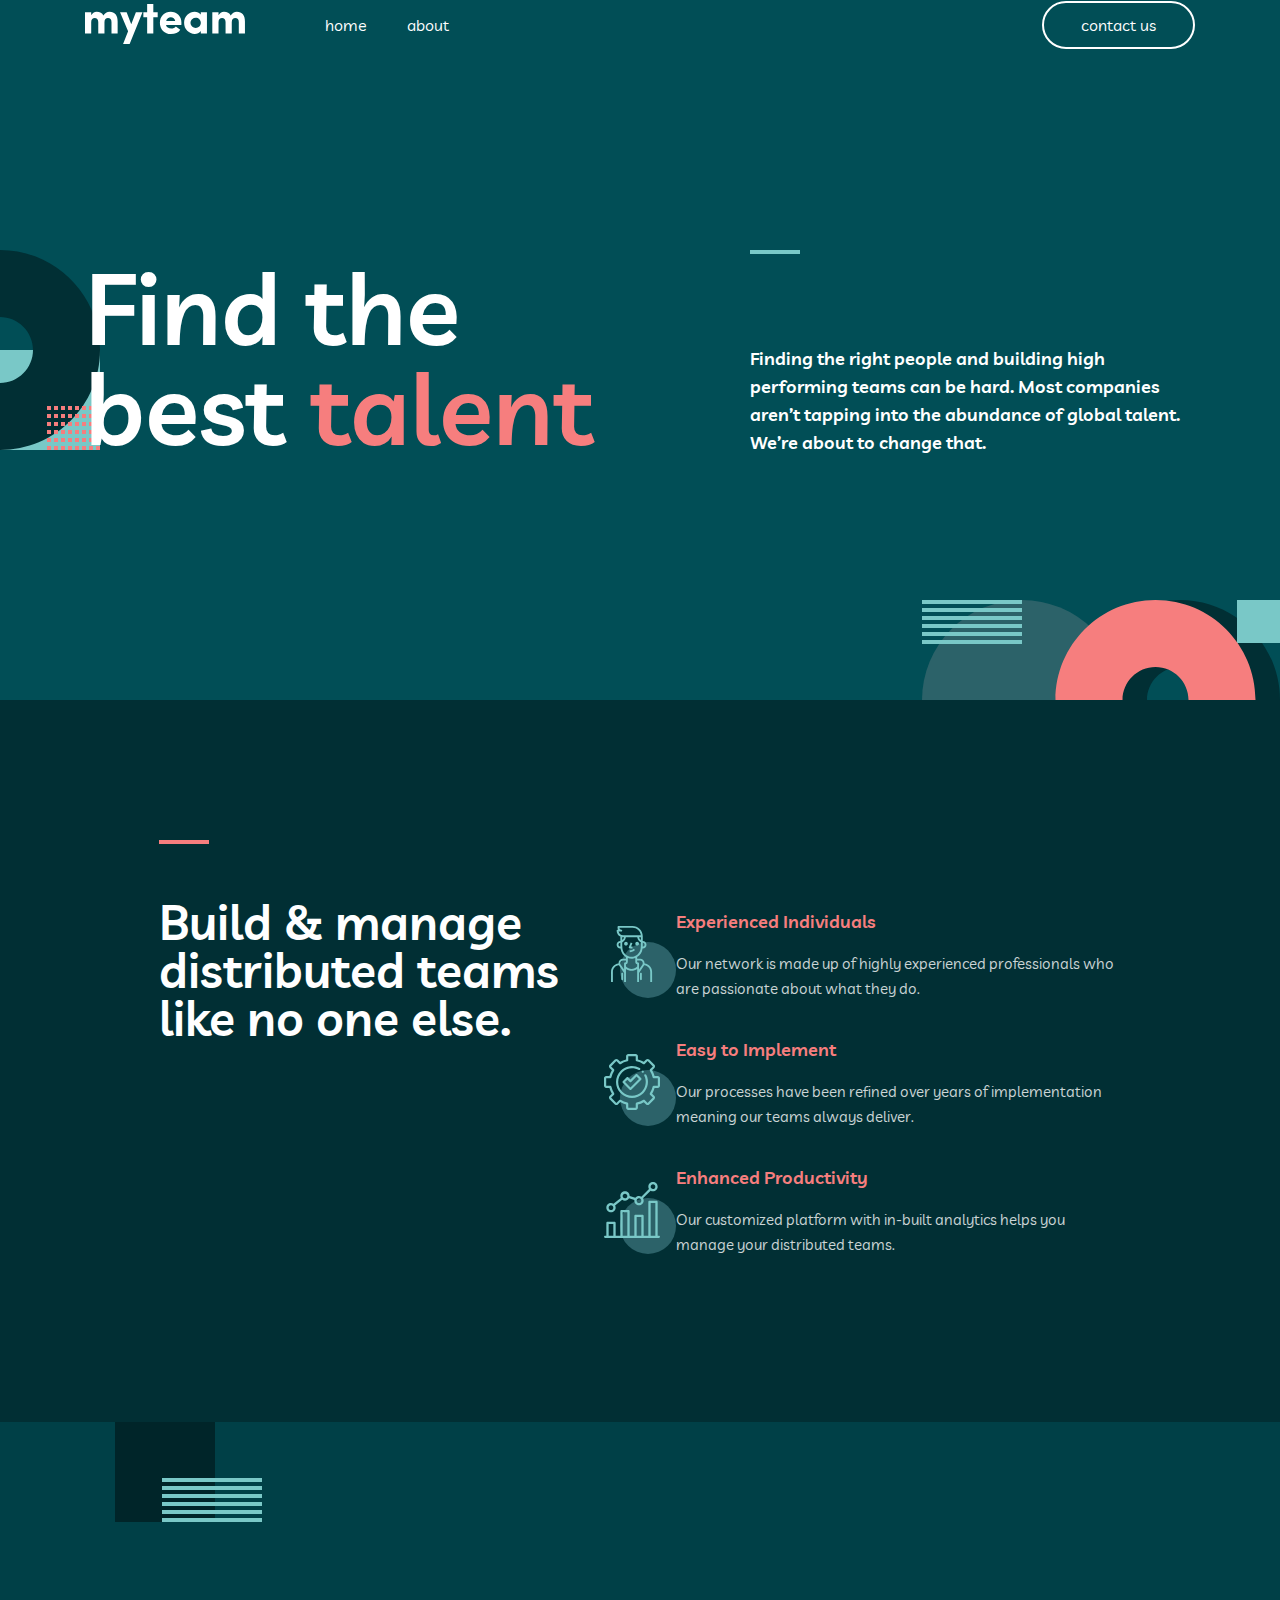
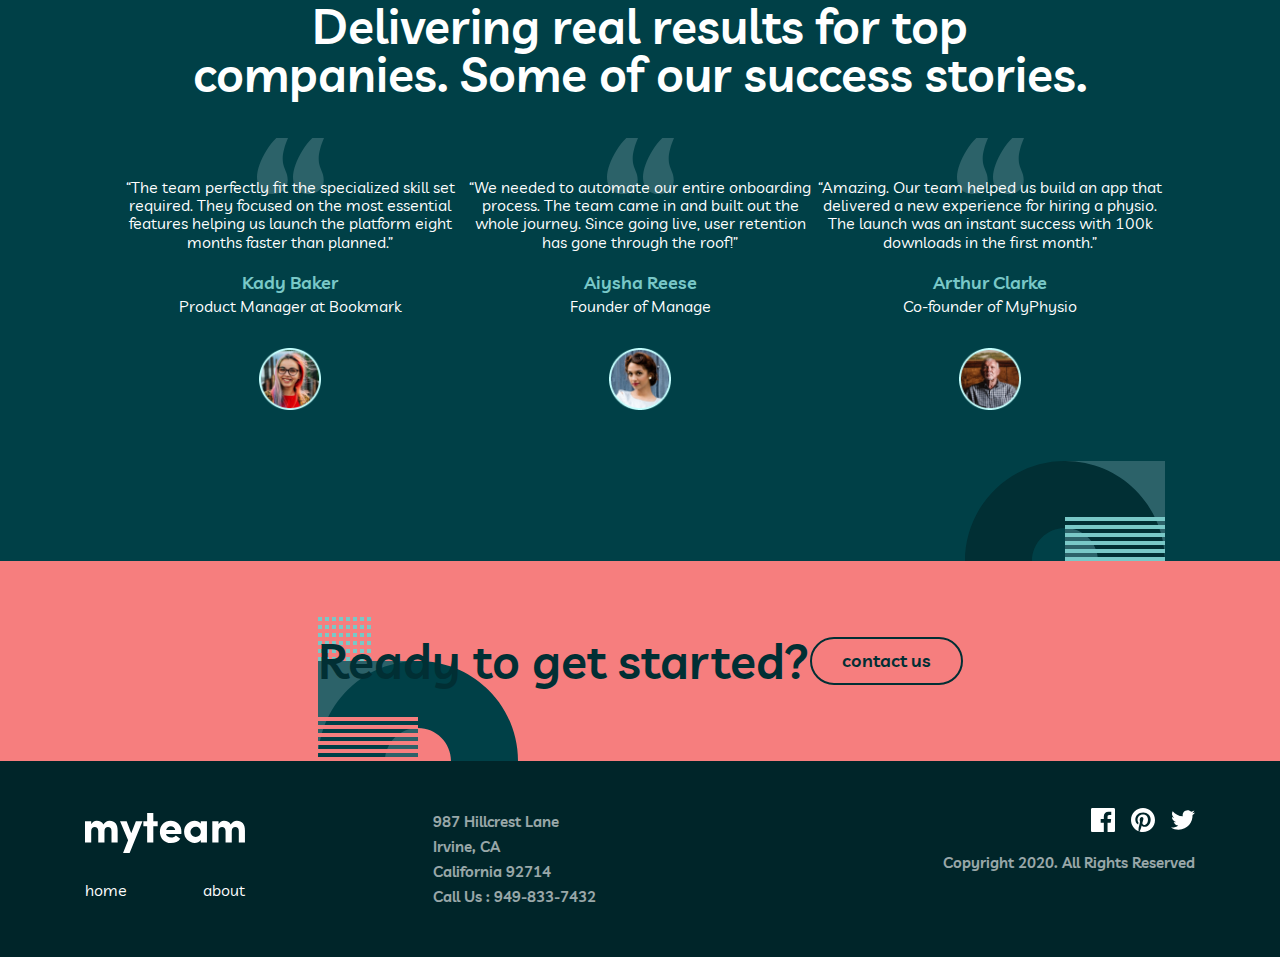
<file: index.html>
<!DOCTYPE html>
<html lang="en">
<head>
  <meta charset="UTF-8">
  <meta http-equiv="X-UA-Compatible" content="IE=edge">
  <meta name="viewport" content="width=device-width, initial-scale=1.0">
  <title>Home</title>
  <link rel="stylesheet" href="./style/normalize.css">
  <link rel="stylesheet" href="./style/main.css">
</head>
<body>


  <header class="home-page-header">
    <div class="container1">
      <div class="home-page-header__header-inner header-inner">
        <div class="header-inner2">
          <a class="header-inner__site-link site-link" href="#">
          <img class="site-link__site-logo site-logo" src="./img/myteam.svg" alt="logo" width="160px" height="40px">
          </a>
            <nav class="header-inner__navbar navbar">
              <ul class="header-inner__nav-list nav-list">
                <li class="nav-list__list-item list-item">
                  <a class="list-item__item-link item-link" href="./index.html">home</a>
                </li>
                <li class="nav-list__list-item list-item">
                  <a class="list-item__item-link item-link" href="./about.html">about</a>
                </li>
              </ul>
            </nav>
          </div>
          
          <a class="header-inner__contact-link contact-link" href="./contact.html">contact us</a>
        </div>
        <div class="page-hero">
          
          <h2 class="hero-heading">Find the <br> best <span>talent</span></h2>
          
          <p class="hero-text">Finding the right people and building high performing teams can be hard. Most companies aren’t tapping into the abundance of global talent. We’re about to change that.</p>
        </div>
      </div>
    </header>

    <!-- MAIN PAGE -->

    <main>
      <section class="section1">
        <div class="container2">
          <div class="container2-inner">
            <h2 class="container2-heading">Build & manage distributed teams like no one else.</h2>
            <ul class="about-list">
              <li class="about-list-item">
                <img src="./img/person-img.svg" alt="logo">
                <div class="about-list-content">
                  <h3 class="about-list-heading">Experienced Individuals</h3>
                  <p class="about-list-cintent">Our network is made up of highly experienced professionals who are passionate about what they do.</p>
                </div>
                
              </li>
              <li class="about-list-item">
                <img src="./img/setting-img.svg" alt="img">
                <div class="about-list-content">
                  <h3 class="about-list-heading">Easy to Implement</h3>
                  <p class="about-list-cintent">Our processes have been refined over years of implementation meaning our teams always deliver.</p>
                </div>
                
              </li>
              <li class="about-list-item">
                <img src="./img/to-top.svg" alt="">
                <div class="about-list-content">
                  <h3 class="about-list-heading">Enhanced Productivity</h3>
                  <p class="about-list-cintent">Our customized platform with in-built analytics helps you manage your distributed teams.</p>
                </div>
                
              </li>
            </ul>
          </div>
        </div>
      </section>



      <section class="section2">
        <div class="container3">
          <div class="container-inner">
            <h2 class="stories-heading">Delivering real results for top <br> companies. Some of our success stories.</h2>
            <ul class="stories-list">
              <li class="stories-list-item">
                <blockquote class="quotes"> “The team perfectly fit the specialized skill set required. They focused on the most essential features helping us launch the platform eight months faster than planned.”</blockquote>
                <p class="person-name">Kady Baker</p>
                <p class="person-work">Product Manager at Bookmark</p>
                <img src="./img/person5.png" alt="person" width="62px" height="62px">
              </li>
              <li class="stories-list-item">
                <blockquote class="quotes">“We needed to automate our entire onboarding process. The team came in and built out the whole journey. Since going live, user retention has gone through the roof!”</blockquote>
                <p class="person-name">Aiysha Reese</p>
                <p class="person-work">Founder of Manage</p>
                <img src="./img/person6.png" alt="person" width="62px" height="62px">
              </li>
              <li class="stories-list-item">
                <blockquote class="quotes">“Amazing. Our team helped us build an app that delivered a new experience for hiring a physio. The launch was an instant success with 100k downloads in the first month.”</blockquote>
                <p class="person-name">Arthur Clarke</p>
                <p class="person-work">Co-founder of MyPhysio</p>
                <img src="./img/person7.png" alt="person" width="62px" height="62px">
              </li>
            </ul>
          </div>
        </div>
      </section>

      <section class="section3">
        <div class="section3-inner">
          <div class="get-started">
          <div class="get-started__get-started-content get-started-content">
            <h2 class="get-started-content__content-heading content-heading">Ready to get started?</h2>
            <a class="get-started__contact-link2 contact-link2" href="#">contact us</a>
            </div>
          
          </div>
        </div>
        
      </section>
      
    </main>
    <footer>
      <div class="footer__footer-content footer-content">
        <div class="footer-content__logo-and-link logo-and-link">
          <a href="./index.html" class="logo-and-link__logo-link logo-link"><img src="./img/myteam.svg" alt="logo">
          </a>
          <ul class="footer-link">
            <li class="footer-link-item">
              <a href="">home</a>
            </li>
            <li class="footer-link-item">
              <a href="./index.html">about</a>
            </li>
          </ul>
        </div>
        <p class="adres-info">987  Hillcrest Lane <br> Irvine, CA <br> California 92714 <br> Call Us : 949-833-7432</p>
        <div class="subscribe">
          <ul class="subscribe-links">
            <li class="subscribe-link">
              <a href="#" class="site-link">
                <img src="./img/facebook-logo.svg" alt="logo">
              </a>
            </li>
            <li class="subscribe-link">
              <a href="#" class="site-link">
                <img src="./img/pinterest-logo.svg" alt="logo">
              </a>
            </li>
            <li class="subscribe-link">
              <a href="#" class="site-link">
              <img src="./img/twitter-logo.svg" alt="logo">
            </a>
            </li>
          </ul>
          <p class="copyright">Copyright 2020. All Rights Reserved</p>
        </div>
      </div>
    </footer>
  
</body>
</html>
</file>
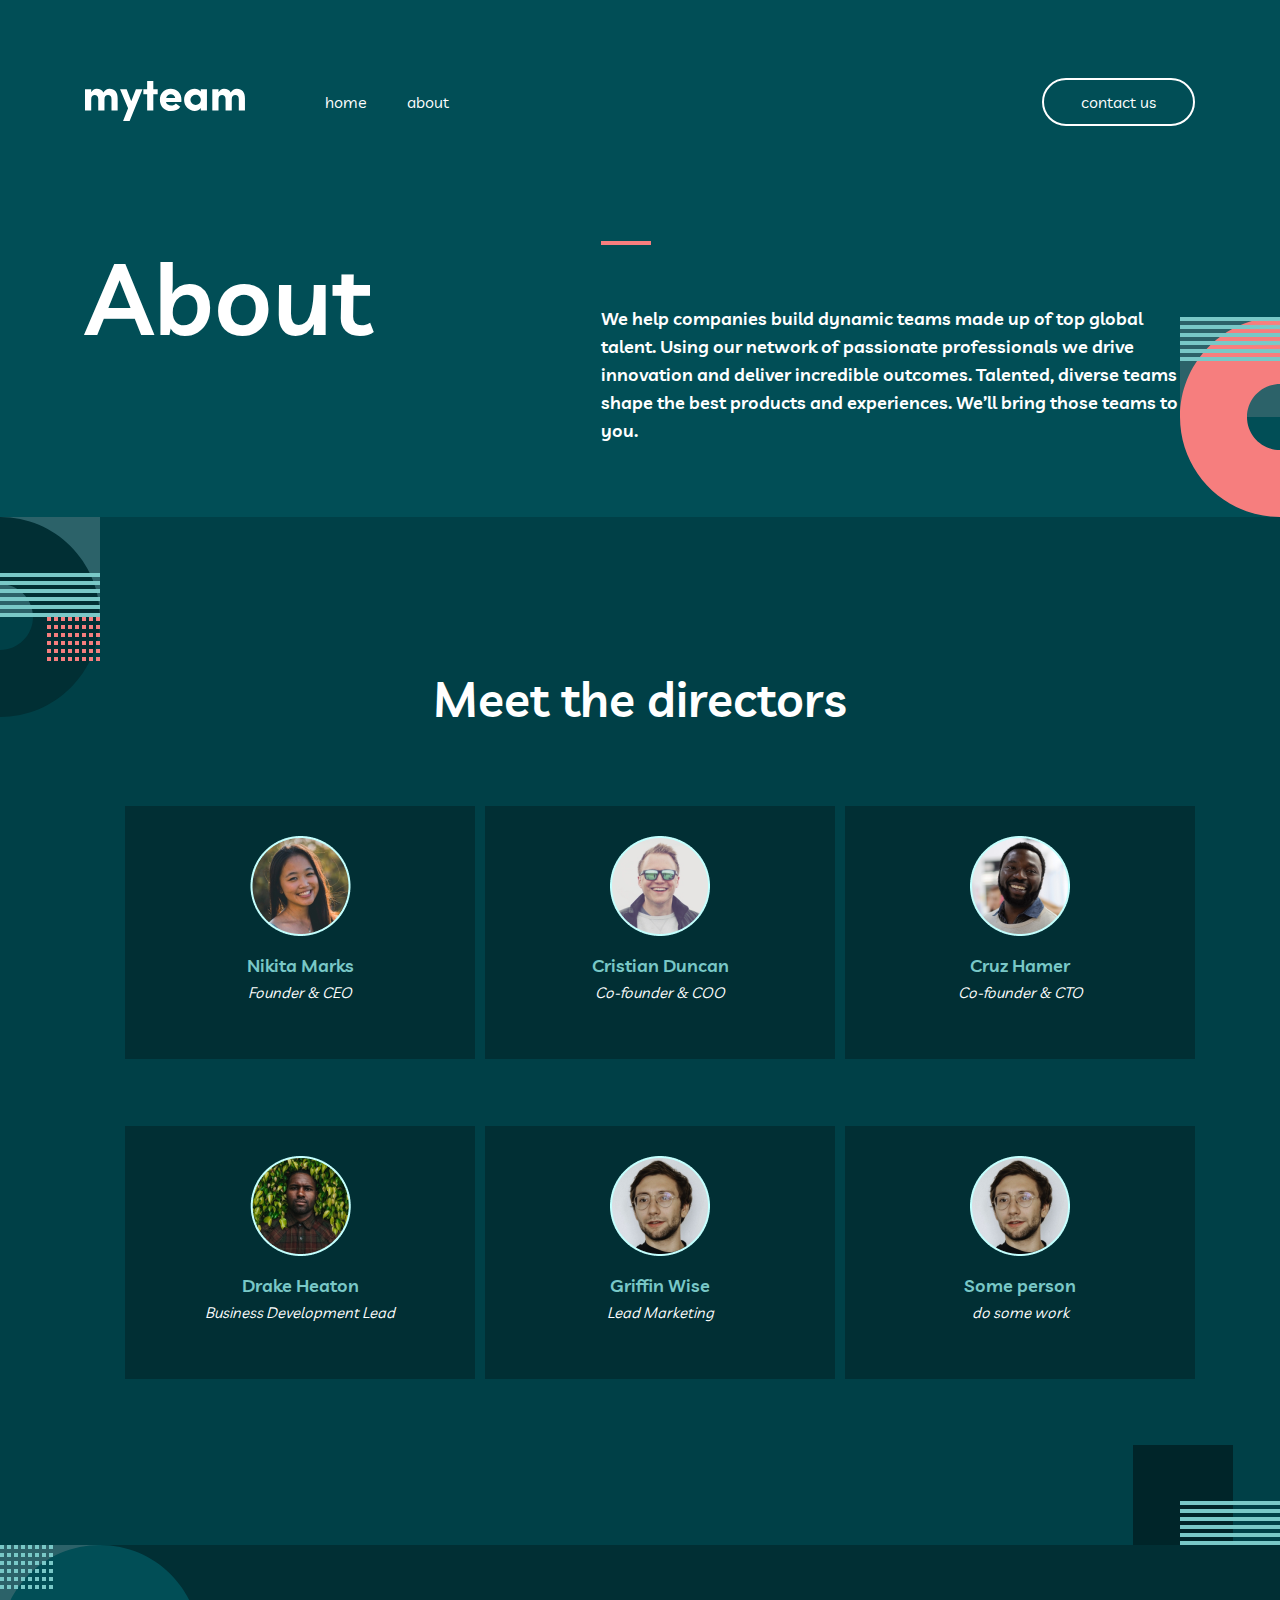
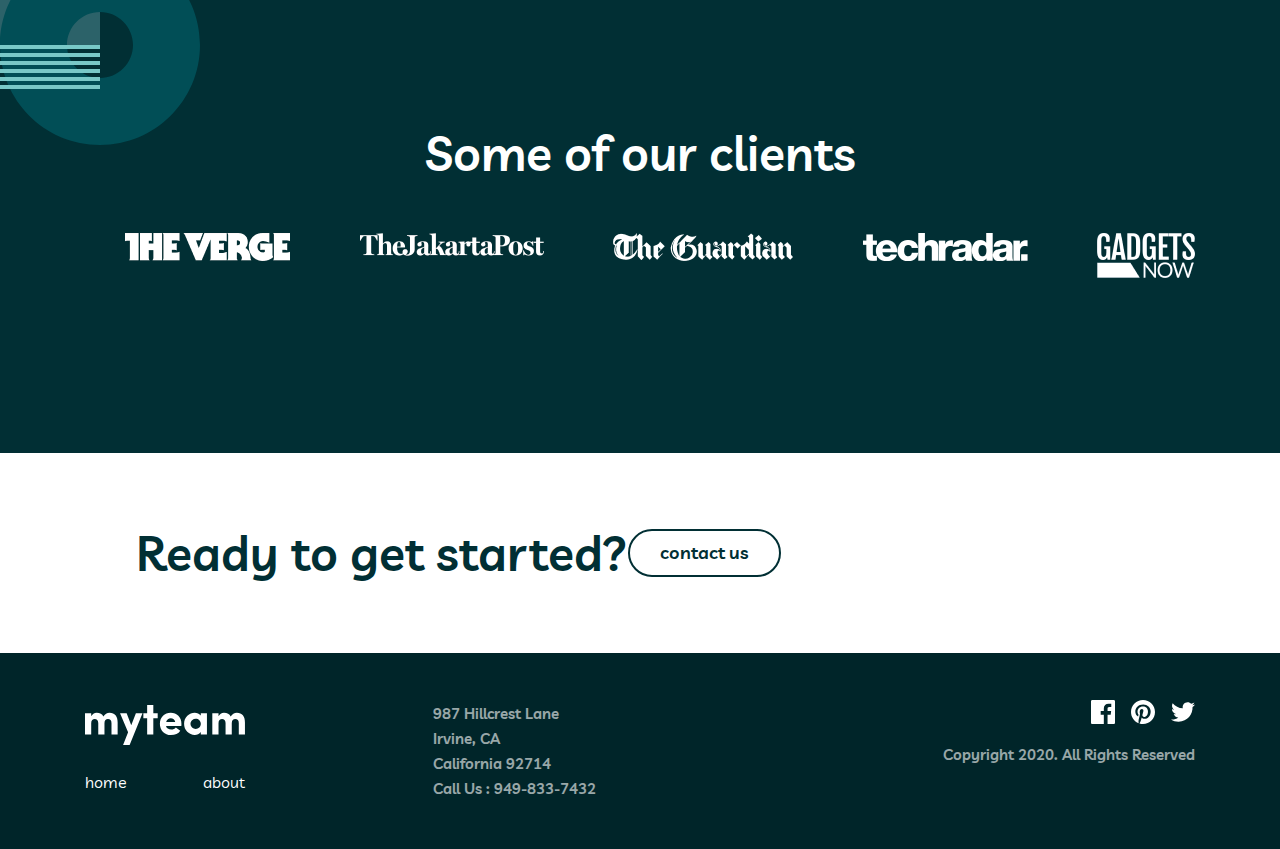
<file: about.html>
<!DOCTYPE html>
<html lang="en">
<head>
  <meta charset="UTF-8">
  <meta http-equiv="X-UA-Compatible" content="IE=edge">
  <meta name="viewport" content="width=device-width, initial-scale=1.0">
  <title>about</title>
  <link rel="stylesheet" href="./style/normalize.css">
  <link rel="stylesheet" href="./style/main.css">
</head>
<body>

            <!--SITE HEAD-HERO-->

  <header class="header-wrapper">
    <div class="header-wrapper__header-inner header-inner">
      <div class="header-inner2">
        <a class="header-inner__site-link site-link" href="#">
        <img class="site-link__site-logo site-logo" src="./img/myteam.svg" alt="logo" width="160px" height="40px">
        </a>
        <nav class="header-inner__navbar navbar">
          <ul class="header-inner__nav-list nav-list">
            <li class="nav-list__list-item list-item">
            <a class="list-item__item-link item-link" href="index.html">home</a>
          </li>
          <li class="nav-list__list-item list-item">
            <a class="list-item__item-link item-link" href="./about.html">about</a>
          </li>
        </ul>
      </nav>
      </div>
      
      <a class="header-inner__contact-link contact-link" href="./contact.html">contact us</a>
    </div>

    <div class="header-wrapper__site-hero site-hero">
      <h2 class="site-hero__hero-heading hero-heading">About</h2>
      <div class="site-hero__hero-content hero-content">
        <p class="hero-content__content-text content-text">We help companies build dynamic teams made up of top global talent. Using our network of passionate professionals we drive innovation and deliver incredible outcomes. Talented, diverse teams shape the best products and experiences. We’ll bring those teams to you.</p>
      </div>
    </div>


  </header>

  <main>
    <section>
      <div class="my-team">
        <div class="my-team-content">
          <h2 class="team-directors">Meet the directors</h2>
          <ul class="my-team__team-list team-list">
            <li class="team-list__person-list person-list">
              <div class="per-list-item">
                <img src="./img/person.png" alt="person">
                <h4 class="per-name">Nikita Marks</h4>
                <p class="per-info">Founder & CEO</p>
                
                <div class="per-list-item-2">
                  <h4 class="per-name">Nikita Marks</h4>
                  <p class="about-per">“Empowered teams create truly amazing products. Set the north star and let them follow it.”</p>
                  <div>
                    <img src="./img/twitter.svg" alt="twitter">
                    <img src="./img/linked.svg" alt="linked">
                  </div>
                </div>
                
              </div>


              <!--PLACE FOR PLUS BTN -->


              <button class="plus-btn">
                <img class="plus-btn-img" src="./img/plus.svg" alt="">
              </button>
            </li>
            
            <li class="team-list__person-list person-list">
              <div class="per-list-item">
                <img src="./img/person1.png" alt="person">
                <h4 class="per-name">Cristian Duncan</h4>
                <p class="per-info">Co-founder & COO</p>
                <div class="per-list-item-2">
                  <h4 class="per-name">Cristian Duncan</h4>
                  <p class="about-per">“Empowered teams create truly amazing products. Set the north star and let them follow it.”</p>
                  <div>
                    <img src="./img/twitter.svg" alt="twitter">
                    <img src="./img/linked.svg" alt="linked">
                  </div>
                </div>
              </div>
            </li>
            <li class="team-list__person-list person-list">
              <div class="per-list-item">
                <img src="./img/person2.png" alt="person">
                <h4 class="per-name">Cruz Hamer</h4>
                <p class="per-info">Co-founder & CTO</p>
                <div class="per-list-item-2">
                  <h4 class="per-name">Cruz Hamer</h4>
                  <p class="about-per">“Empowered teams create truly amazing products. Set the north star and let them follow it.”</p>
                  <div>
                    <img src="./img/twitter.svg" alt="twitter">
                    <img src="./img/linked.svg" alt="linked">
                  </div>
                </div>
              </div>
            </li>
            <li class="team-list__person-list person-list">
              <div class="per-list-item">
                <img src="./img/person3.png" alt="person">
                <h4 class="per-name">Drake Heaton</h4>
                <p class="per-info">Business Development Lead</p>
                <div class="per-list-item-2">
                  <h4 class="per-name">Drake Heaton</h4>
                  <p class="about-per">“Empowered teams create truly amazing products. Set the north star and let them follow it.”</p>
                  <div>
                    <img src="./img/twitter.svg" alt="twitter">
                    <img src="./img/linked.svg" alt="linked">
                  </div>
                </div>
              </div>
            </li>
            <li class="team-list__person-list person-list">
              <div class="per-list-item">
                <img src="./img/person4.png" alt="person">
                <h4 class="per-name">Griffin Wise</h4>
                <p class="per-info">Lead Marketing</p>
                <div class="per-list-item-2">
                  <h4 class="per-name">Griffin Wise</h4>
                  <p class="about-per">“Empowered teams create truly amazing products. Set the north star and let them follow it.”</p>
                  <div>
                    <img src="./img/twitter.svg" alt="twitter">
                    <img src="./img/linked.svg" alt="linked">
                  </div>
                </div>
              </div>
            </li>
            <li class="team-list__person-list person-list">
              <div class="per-list-item">
                <img src="./img/person4.png" alt="">
                <h4 class="per-name">Some person</h4>
                <p class="per-info">do some work</p>
                <div class="per-list-item-2">
                  <h4 class="per-name"></h4>
                  <p class="about-per">we don't have information about him!!!</p>
                  <div>
                    <img src="./img/twitter.svg" alt="twitter">
                    <img src="./img/linked.svg" alt="linked">
                  </div>
                </div>
              </div>
            </li>
          </ul>
        </div>
        

      </div>

      <div class="our-clients">
        <div class="client-box">
          <h2 class="our-clients__clients-heading clients-heading">Some of our clients</h2>
        <ul class="client-list">
          <li class="client-list-item">
            <a href="#" class="client-link">
              <img src="./img/Object.png" alt="logo">
            </a>
          </li>
          <li class="client-list-item">
            <a href="#" class="client-link">
              <img src="./img/obj2.png" alt="logo">
            </a>
          </li>
          <li class="client-list-item">
            <a href="#" class="client-link">
              <img src="./img/Obj3.png" alt="logo">
            </a>
          </li>
          <li class="client-list-item">
            <a href="#" class="client-link">
              <img src="./img/obj4.png" alt="logo">
            </a>
          </li>
          <li class="client-list-item">
            <a href="#" class="client-link">
              <img src="./img/bitmap5.png" alt="logo">
            </a>
          </li>
        </ul>
        </div>
        
      </div>
      <div class="get-started">
        <div class="get-started__get-started-content get-started-content">
         <h2 class="get-started-content__content-heading content-heading">Ready to get started?</h2>
          <a class="get-started__contact-link2 contact-link2" href="#">contact us</a>
        </div>
        
      </div>

    </section>
  </main>
  <footer>
    <div class="footer__footer-content footer-content">
      <div class="footer-content__logo-and-link logo-and-link">
        <a href="./index.html" class="logo-and-link__logo-link logo-link"><img src="./img/myteam.svg" alt="logo">
        </a>
        <ul class="footer-link">
          <li class="footer-link-item">
            <a href="">home</a>
          </li>
          <li class="footer-link-item">
            <a href="./index.html">about</a>
          </li>
        </ul>
      </div>
      <p class="adres-info">987  Hillcrest Lane <br> Irvine, CA <br> California 92714 <br> Call Us : 949-833-7432</p>
      <div class="subscribe">
        <ul class="subscribe-links">
          <li class="subscribe-link">
            <a href="#" class="site-link">
              <img src="./img/facebook-logo.svg" alt="logo">
            </a>
          </li>
          <li class="subscribe-link">
            <a href="#" class="site-link">
              <img src="./img/pinterest-logo.svg" alt="logo">
            </a>
          </li>
          <li class="subscribe-link">
            <a href="#" class="site-link">
            <img src="./img/twitter-logo.svg" alt="logo">
          </a>
          </li>
        </ul>
        <p class="copyright">Copyright 2020. All Rights Reserved</p>
      </div>
    </div>
  </footer>
  
</body>
</html>
</file>
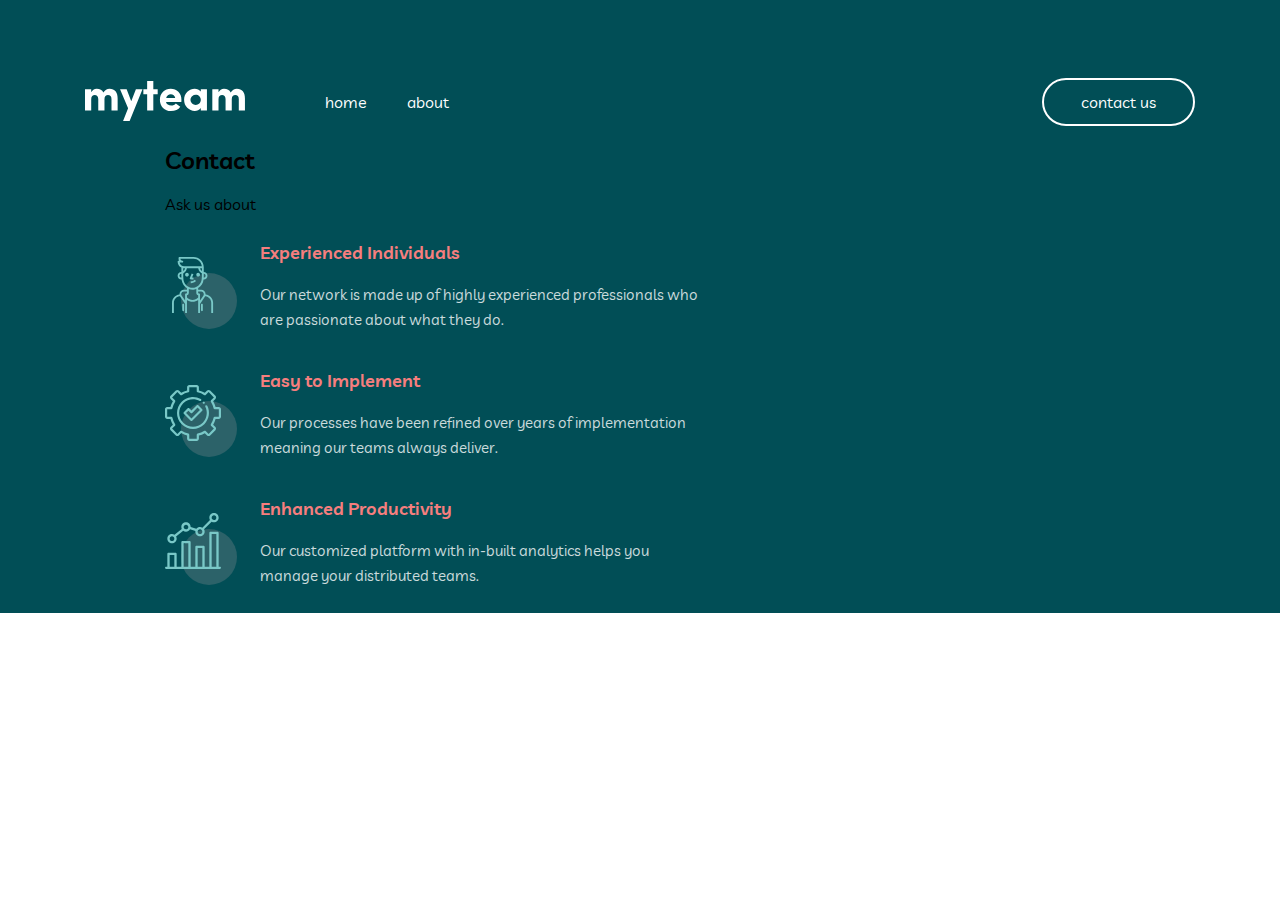
<file: contact.html>
<!DOCTYPE html>
<html lang="en">
<head>
  <meta charset="UTF-8">
  <meta http-equiv="X-UA-Compatible" content="IE=edge">
  <meta name="viewport" content="width=device-width, initial-scale=1.0">
  <title>Document</title>
  <link rel="stylesheet" href="./style/normalize.css">
  <link rel="stylesheet" href="./style/main.css">
</head>
<body>
  <header class="contact-page-header">
      <div class="home-page-header__header-inner header-inner">
        <div class="header-inner2">
          <a class="header-inner__site-link site-link" href="#">
          <img class="site-link__site-logo site-logo" src="./img/myteam.svg" alt="logo" width="160px" height="40px">
          </a>
            <nav class="header-inner__navbar navbar">
              <ul class="header-inner__nav-list nav-list">
                <li class="nav-list__list-item list-item">
                  <a class="list-item__item-link item-link" href="./index.html">home</a>
                </li>
                <li class="nav-list__list-item list-item">
                  <a class="list-item__item-link item-link" href="./about.html">about</a>
                </li>
              </ul>
            </nav>
          </div>
          
          <a class="header-inner__contact-link contact-link" href="#">contact us</a>
        </div>
    </header>
    <main>
      <section class="contact-page">
        <div class="contact-box">
          <div class="contact-content">
            <h2 class="contact-content-heading">Contact</h2>
            <p class="contact-content-text">Ask us about</p>
            <ul class="about-list">
              <li class="about-list-item">
                <img src="./img/person-img.svg" alt="logo">
                <div class="about-list-content">
                  <h3 class="about-list-heading">Experienced Individuals</h3>
                  <p class="about-list-cintent">Our network is made up of highly experienced professionals who are passionate about what they do.</p>
                </div>
                
              </li>
              <li class="about-list-item">
                <img src="./img/setting-img.svg" alt="img">
                <div class="about-list-content">
                  <h3 class="about-list-heading">Easy to Implement</h3>
                  <p class="about-list-cintent">Our processes have been refined over years of implementation meaning our teams always deliver.</p>
                </div>
                
              </li>
              <li class="about-list-item">
                <img src="./img/to-top.svg" alt="">
                <div class="about-list-content">
                  <h3 class="about-list-heading">Enhanced Productivity</h3>
                  <p class="about-list-cintent">Our customized platform with in-built analytics helps you manage your distributed teams.</p>
                </div>
                
              </li>
            </ul>
          </div>
          <div class="contact-form">

          </div>
  
        </div>
      </section>
      
    </main>
    <footer>
      <div class="container">
  
      </div>
    </footer>
  
</body>
</html>
</file>
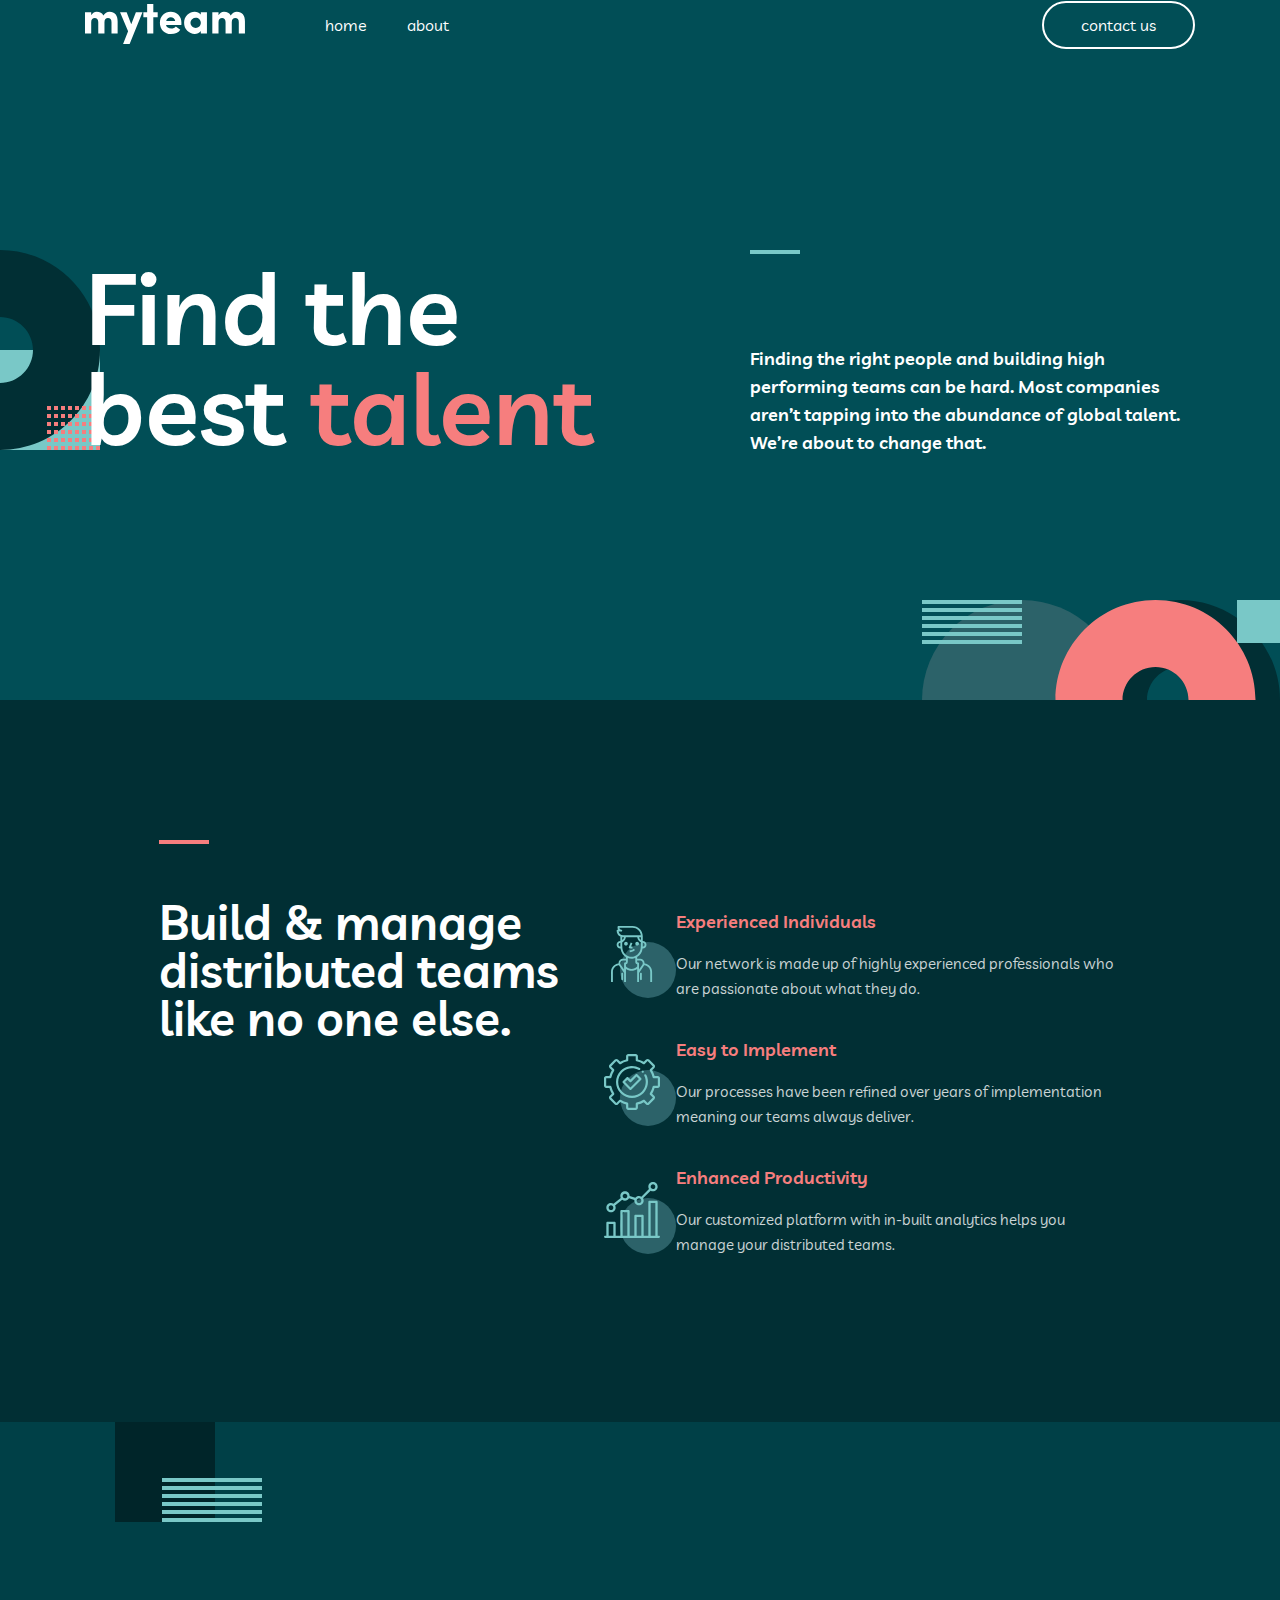
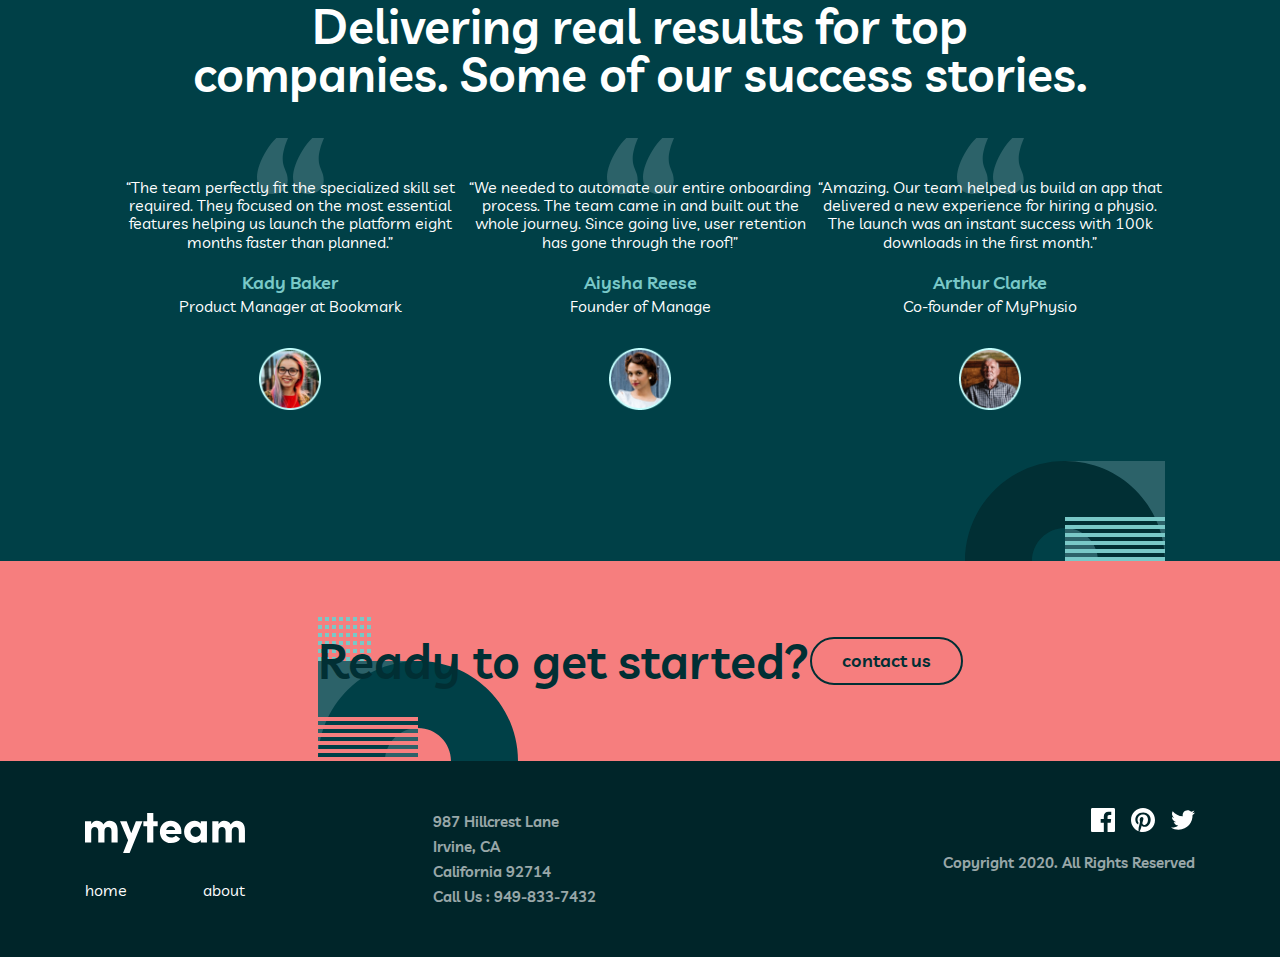
<file: index1.html>
<!DOCTYPE html>
<html lang="en">
<head>
  <meta charset="UTF-8">
  <meta http-equiv="X-UA-Compatible" content="IE=edge">
  <meta name="viewport" content="width=device-width, initial-scale=1.0">
  <title>Home</title>
  <link rel="stylesheet" href="./style/normalize.css">
  <link rel="stylesheet" href="./style/main.css">
</head>
<body>


  <header class="home-page-header">
      <div class="container1">
        <div class="home-page-header__header-inner header-inner">
          <div class="header-inner2">
            <a class="header-inner__site-link site-link" href="#">
            <img class="site-link__site-logo site-logo" src="./img/myteam.svg" alt="logo" width="160px" height="40px">
            </a>
            <nav class="header-inner__navbar navbar">
              <ul class="header-inner__nav-list nav-list">
                <li class="nav-list__list-item list-item">
                <a class="list-item__item-link item-link" href="./index1.html">home</a>
              </li>
              <li class="nav-list__list-item list-item">
                <a class="list-item__item-link item-link" href="./index2.html">about</a>
              </li>
            </ul>
          </nav>
          </div>
          
          <a class="header-inner__contact-link contact-link" href="#">contact us</a>
        </div>
        <div class="page-hero">
          
          <h2 class="hero-heading">Find the <br> best <span>talent</span></h2>
          
          <p class="hero-text">Finding the right people and building high performing teams can be hard. Most companies aren’t tapping into the abundance of global talent. We’re about to change that.</p>
        </div>
      </div>
    </header>

    <!-- MAIN PAGE -->

    <main>
      <section class="section1">
        <div class="container2">
          <div class="container2-inner">
            <h2 class="container2-heading">Build & manage distributed teams like no one else.</h2>
            <ul class="about-list">
              <li class="about-list-item">
                <img src="./img/person-img.svg" alt="logo">
                <div class="about-list-content">
                  <h3 class="about-list-heading">Experienced Individuals</h3>
                  <p class="about-list-cintent">Our network is made up of highly experienced professionals who are passionate about what they do.</p>
                </div>
                
              </li>
              <li class="about-list-item">
                <img src="./img/setting-img.svg" alt="img">
                <div class="about-list-content">
                  <h3 class="about-list-heading">Easy to Implement</h3>
                  <p class="about-list-cintent">Our processes have been refined over years of implementation meaning our teams always deliver.</p>
                </div>
                
              </li>
              <li class="about-list-item">
                <img src="./img/to-top.svg" alt="">
                <div class="about-list-content">
                  <h3 class="about-list-heading">Enhanced Productivity</h3>
                  <p class="about-list-cintent">Our customized platform with in-built analytics helps you manage your distributed teams.</p>
                </div>
                
              </li>
            </ul>
          </div>
        </div>
      </section>



      <section class="section2">
        <div class="container3">
          <div class="container-inner">
            <h2 class="stories-heading">Delivering real results for top <br> companies. Some of our success stories.</h2>
            <ul class="stories-list">
              <li class="stories-list-item">
                <blockquote class="quotes"> “The team perfectly fit the specialized skill set required. They focused on the most essential features helping us launch the platform eight months faster than planned.”</blockquote>
                <p class="person-name">Kady Baker</p>
                <p class="person-work">Product Manager at Bookmark</p>
                <img src="./img/person5.png" alt="person" width="62px" height="62px">
              </li>
              <li class="stories-list-item">
                <blockquote class="quotes">“We needed to automate our entire onboarding process. The team came in and built out the whole journey. Since going live, user retention has gone through the roof!”</blockquote>
                <p class="person-name">Aiysha Reese</p>
                <p class="person-work">Founder of Manage</p>
                <img src="./img/person6.png" alt="person" width="62px" height="62px">
              </li>
              <li class="stories-list-item">
                <blockquote class="quotes">“Amazing. Our team helped us build an app that delivered a new experience for hiring a physio. The launch was an instant success with 100k downloads in the first month.”</blockquote>
                <p class="person-name">Arthur Clarke</p>
                <p class="person-work">Co-founder of MyPhysio</p>
                <img src="./img/person7.png" alt="person" width="62px" height="62px">
              </li>
            </ul>
          </div>
        </div>
      </section>

      <section class="section3">
        <div class="section3-inner">
          <div class="get-started">
          <div class="get-started__get-started-content get-started-content">
            <h2 class="get-started-content__content-heading content-heading">Ready to get started?</h2>
            <a class="get-started__contact-link2 contact-link2" href="#">contact us</a>
            </div>
          
          </div>
        </div>
        
      </section>
      
    </main>
    <footer>
      <div class="footer__footer-content footer-content">
        <div class="footer-content__logo-and-link logo-and-link">
          <a href="./index.html" class="logo-and-link__logo-link logo-link"><img src="./img/myteam.svg" alt="logo">
          </a>
          <ul class="footer-link">
            <li class="footer-link-item">
              <a href="">home</a>
            </li>
            <li class="footer-link-item">
              <a href="./index.html">about</a>
            </li>
          </ul>
        </div>
        <p class="adres-info">987  Hillcrest Lane <br> Irvine, CA <br> California 92714 <br> Call Us : 949-833-7432</p>
        <div class="subscribe">
          <ul class="subscribe-links">
            <li class="subscribe-link">
              <a href="#" class="site-link">
                <img src="./img/facebook-logo.svg" alt="logo">
              </a>
            </li>
            <li class="subscribe-link">
              <a href="#" class="site-link">
                <img src="./img/pinterest-logo.svg" alt="logo">
              </a>
            </li>
            <li class="subscribe-link">
              <a href="#" class="site-link">
              <img src="./img/twitter-logo.svg" alt="logo">
            </a>
            </li>
          </ul>
          <p class="copyright">Copyright 2020. All Rights Reserved</p>
        </div>
      </div>
    </footer>
  
</body>
</html>
</file>
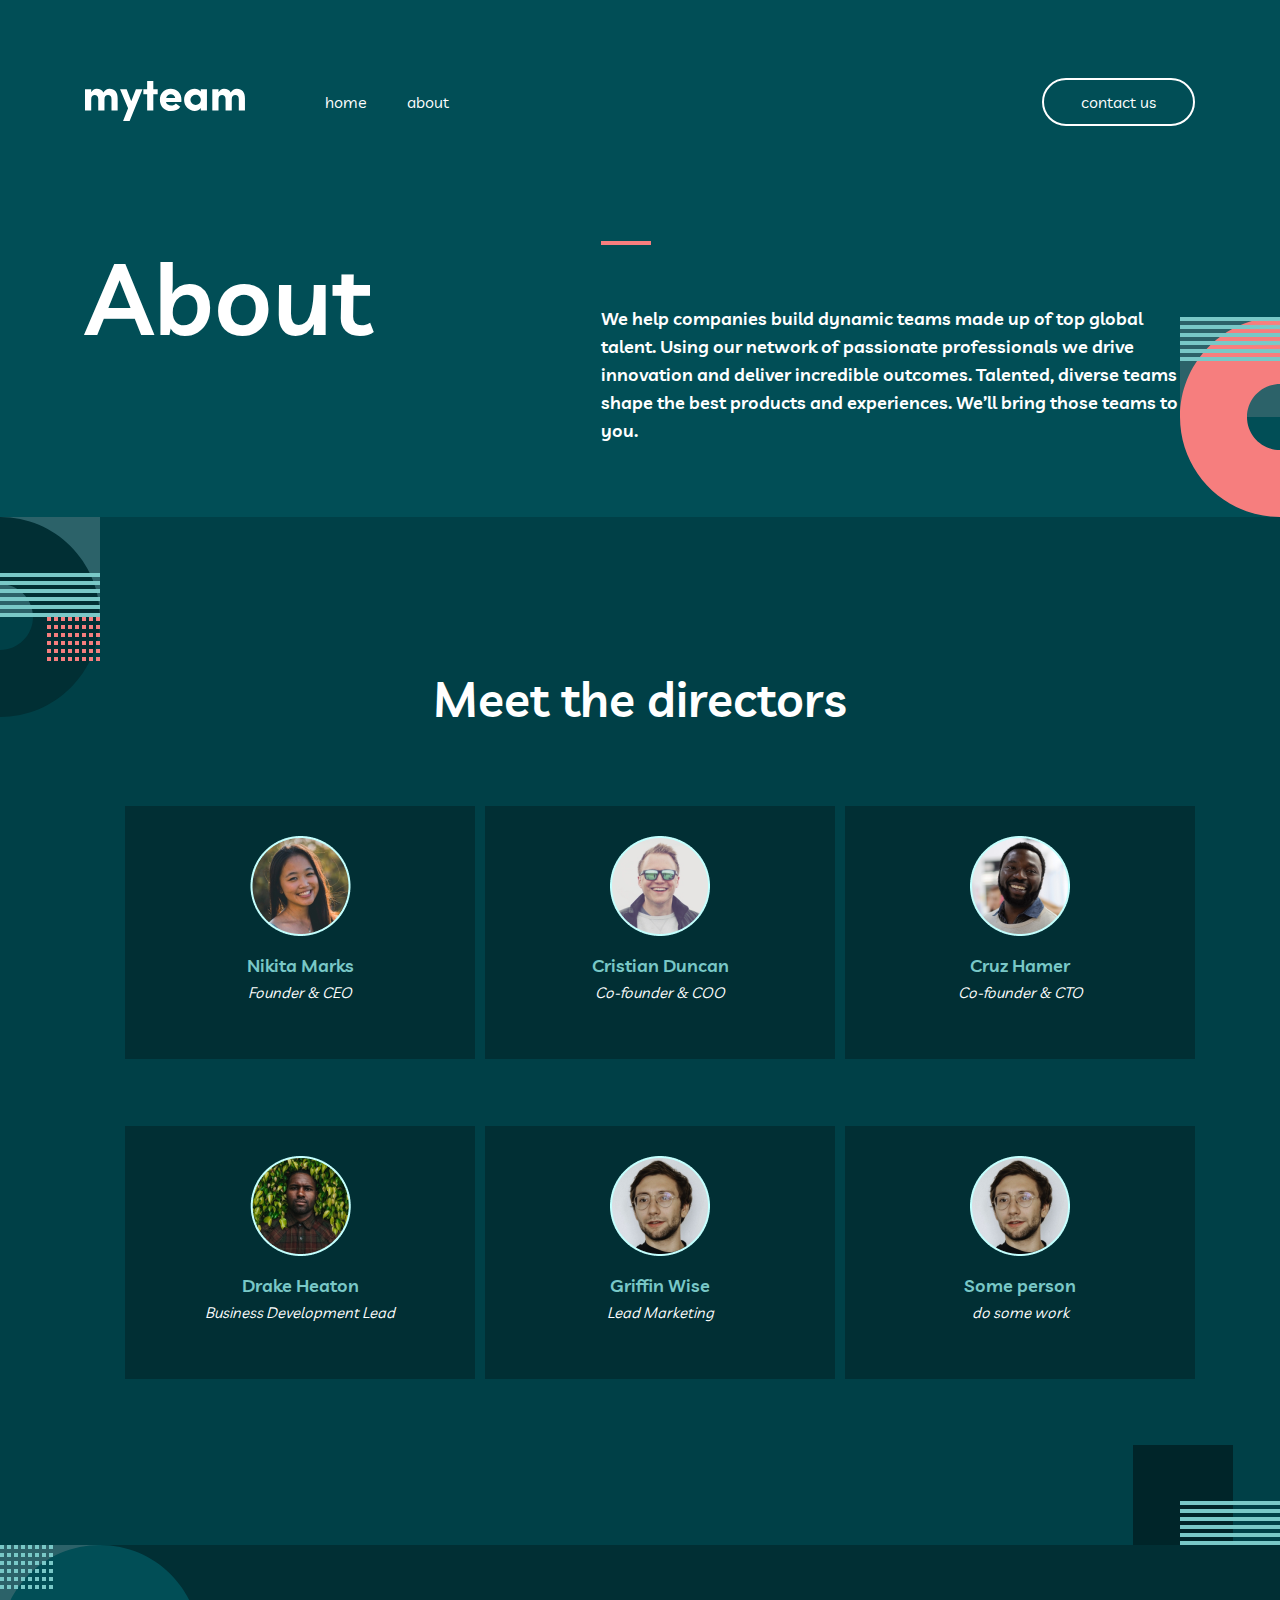
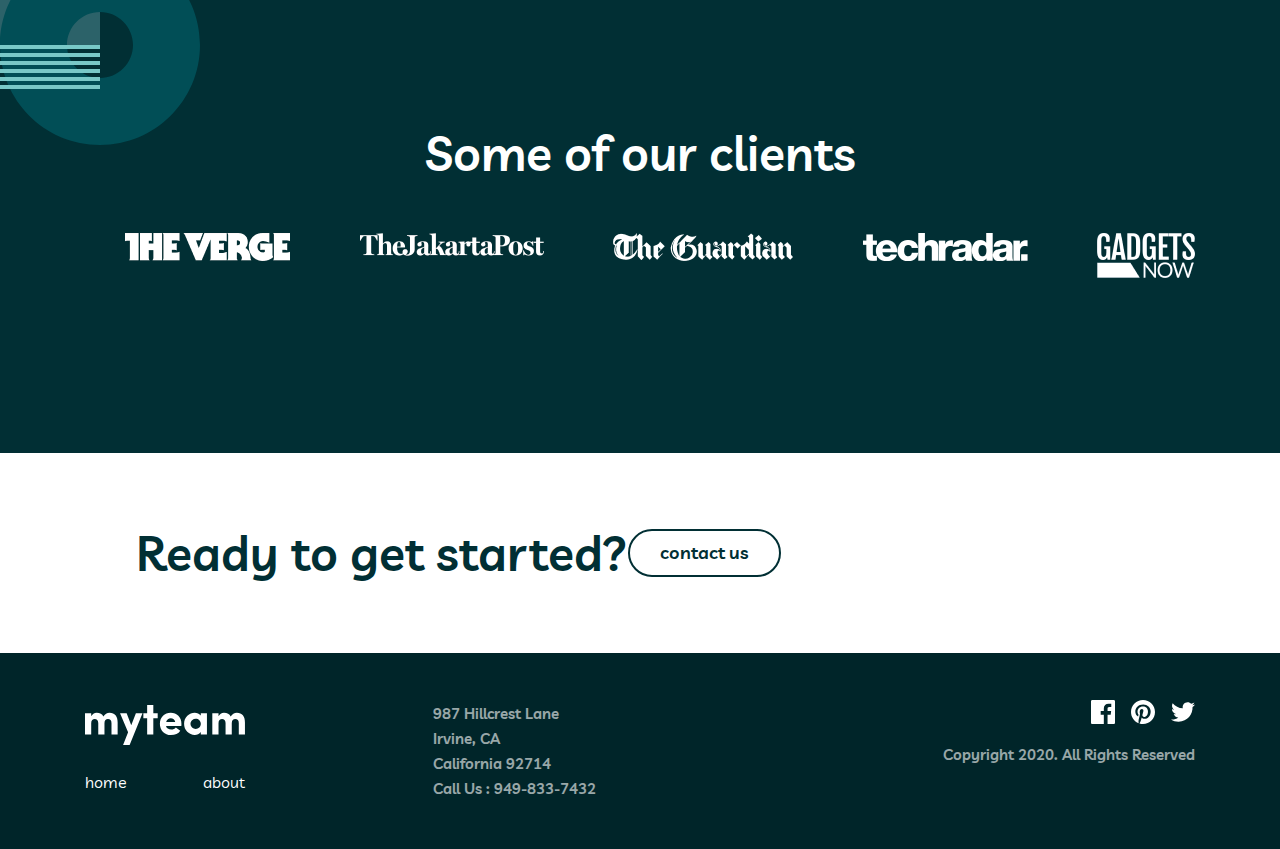
<file: index2.html>
<!DOCTYPE html>
<html lang="en">
<head>
  <meta charset="UTF-8">
  <meta http-equiv="X-UA-Compatible" content="IE=edge">
  <meta name="viewport" content="width=device-width, initial-scale=1.0">
  <title>about</title>
  <link rel="stylesheet" href="./style/normalize.css">
  <link rel="stylesheet" href="./style/main.css">
</head>
<body>

            <!--SITE HEAD-HERO-->

  <header class="header-wrapper">
    <div class="header-wrapper__header-inner header-inner">
      <div class="header-inner2">
        <a class="header-inner__site-link site-link" href="#">
        <img class="site-link__site-logo site-logo" src="./img/myteam.svg" alt="logo" width="160px" height="40px">
        </a>
        <nav class="header-inner__navbar navbar">
          <ul class="header-inner__nav-list nav-list">
            <li class="nav-list__list-item list-item">
            <a class="list-item__item-link item-link" href="index1.html">home</a>
          </li>
          <li class="nav-list__list-item list-item">
            <a class="list-item__item-link item-link" href="./index2.html">about</a>
          </li>
        </ul>
      </nav>
      </div>
      
      <a class="header-inner__contact-link contact-link" href="#">contact us</a>
    </div>

    <div class="header-wrapper__site-hero site-hero">
      <h2 class="site-hero__hero-heading hero-heading">About</h2>
      <div class="site-hero__hero-content hero-content">
        <p class="hero-content__content-text content-text">We help companies build dynamic teams made up of top global talent. Using our network of passionate professionals we drive innovation and deliver incredible outcomes. Talented, diverse teams shape the best products and experiences. We’ll bring those teams to you.</p>
      </div>
    </div>


  </header>

  <main>
    <section>
      <div class="my-team">
        <div class="my-team-content">
          <h2 class="team-directors">Meet the directors</h2>
          <ul class="my-team__team-list team-list">
            <li class="team-list__person-list person-list">
              <div class="per-list-item">
                <img src="./img/person.png" alt="person">
                <h4 class="per-name">Nikita Marks</h4>
                <p class="per-info">Founder & CEO</p>
                
                <div class="per-list-item-2">
                  <h4 class="per-name">Nikita Marks</h4>
                  <p class="about-per">“Empowered teams create truly amazing products. Set the north star and let them follow it.”</p>
                  <div>
                    <img src="./img/twitter.svg" alt="twitter">
                    <img src="./img/linked.svg" alt="linked">
                  </div>
                </div>
                
              </div>


              <!--PLACE FOR PLUS BTN -->


              <button class="plus-btn">
                <img class="plus-btn-img" src="./img/plus.svg" alt="">
              </button>
            </li>
            
            <li class="team-list__person-list person-list">
              <div class="per-list-item">
                <img src="./img/person1.png" alt="person">
                <h4 class="per-name">Cristian Duncan</h4>
                <p class="per-info">Co-founder & COO</p>
                <div class="per-list-item-2">
                  <h4 class="per-name">Cristian Duncan</h4>
                  <p class="about-per">“Empowered teams create truly amazing products. Set the north star and let them follow it.”</p>
                  <div>
                    <img src="./img/twitter.svg" alt="twitter">
                    <img src="./img/linked.svg" alt="linked">
                  </div>
                </div>
              </div>
            </li>
            <li class="team-list__person-list person-list">
              <div class="per-list-item">
                <img src="./img/person2.png" alt="person">
                <h4 class="per-name">Cruz Hamer</h4>
                <p class="per-info">Co-founder & CTO</p>
                <div class="per-list-item-2">
                  <h4 class="per-name">Cruz Hamer</h4>
                  <p class="about-per">“Empowered teams create truly amazing products. Set the north star and let them follow it.”</p>
                  <div>
                    <img src="./img/twitter.svg" alt="twitter">
                    <img src="./img/linked.svg" alt="linked">
                  </div>
                </div>
              </div>
            </li>
            <li class="team-list__person-list person-list">
              <div class="per-list-item">
                <img src="./img/person3.png" alt="person">
                <h4 class="per-name">Drake Heaton</h4>
                <p class="per-info">Business Development Lead</p>
                <div class="per-list-item-2">
                  <h4 class="per-name">Drake Heaton</h4>
                  <p class="about-per">“Empowered teams create truly amazing products. Set the north star and let them follow it.”</p>
                  <div>
                    <img src="./img/twitter.svg" alt="twitter">
                    <img src="./img/linked.svg" alt="linked">
                  </div>
                </div>
              </div>
            </li>
            <li class="team-list__person-list person-list">
              <div class="per-list-item">
                <img src="./img/person4.png" alt="person">
                <h4 class="per-name">Griffin Wise</h4>
                <p class="per-info">Lead Marketing</p>
                <div class="per-list-item-2">
                  <h4 class="per-name">Griffin Wise</h4>
                  <p class="about-per">“Empowered teams create truly amazing products. Set the north star and let them follow it.”</p>
                  <div>
                    <img src="./img/twitter.svg" alt="twitter">
                    <img src="./img/linked.svg" alt="linked">
                  </div>
                </div>
              </div>
            </li>
            <li class="team-list__person-list person-list">
              <div class="per-list-item">
                <img src="./img/person4.png" alt="">
                <h4 class="per-name">Some person</h4>
                <p class="per-info">do some work</p>
                <div class="per-list-item-2">
                  <h4 class="per-name"></h4>
                  <p class="about-per">we don't have information about him!!!</p>
                  <div>
                    <img src="./img/twitter.svg" alt="twitter">
                    <img src="./img/linked.svg" alt="linked">
                  </div>
                </div>
              </div>
            </li>
          </ul>
        </div>
        

      </div>

      <div class="our-clients">
        <div class="client-box">
          <h2 class="our-clients__clients-heading clients-heading">Some of our clients</h2>
        <ul class="client-list">
          <li class="client-list-item">
            <a href="#" class="client-link">
              <img src="./img/Object.png" alt="logo">
            </a>
          </li>
          <li class="client-list-item">
            <a href="#" class="client-link">
              <img src="./img/obj2.png" alt="logo">
            </a>
          </li>
          <li class="client-list-item">
            <a href="#" class="client-link">
              <img src="./img/Obj3.png" alt="logo">
            </a>
          </li>
          <li class="client-list-item">
            <a href="#" class="client-link">
              <img src="./img/obj4.png" alt="logo">
            </a>
          </li>
          <li class="client-list-item">
            <a href="#" class="client-link">
              <img src="./img/bitmap5.png" alt="logo">
            </a>
          </li>
        </ul>
        </div>
        
      </div>
      <div class="get-started">
        <div class="get-started__get-started-content get-started-content">
         <h2 class="get-started-content__content-heading content-heading">Ready to get started?</h2>
          <a class="get-started__contact-link2 contact-link2" href="#">contact us</a>
        </div>
        
      </div>

    </section>
  </main>
  <footer>
    <div class="footer__footer-content footer-content">
      <div class="footer-content__logo-and-link logo-and-link">
        <a href="./index.html" class="logo-and-link__logo-link logo-link"><img src="./img/myteam.svg" alt="logo">
        </a>
        <ul class="footer-link">
          <li class="footer-link-item">
            <a href="">home</a>
          </li>
          <li class="footer-link-item">
            <a href="./index.html">about</a>
          </li>
        </ul>
      </div>
      <p class="adres-info">987  Hillcrest Lane <br> Irvine, CA <br> California 92714 <br> Call Us : 949-833-7432</p>
      <div class="subscribe">
        <ul class="subscribe-links">
          <li class="subscribe-link">
            <a href="#" class="site-link">
              <img src="./img/facebook-logo.svg" alt="logo">
            </a>
          </li>
          <li class="subscribe-link">
            <a href="#" class="site-link">
              <img src="./img/pinterest-logo.svg" alt="logo">
            </a>
          </li>
          <li class="subscribe-link">
            <a href="#" class="site-link">
            <img src="./img/twitter-logo.svg" alt="logo">
          </a>
          </li>
        </ul>
        <p class="copyright">Copyright 2020. All Rights Reserved</p>
      </div>
    </div>
  </footer>
  
</body>
</html>
</file>
<file: style/main.css>
*{
  box-sizing: border-box;
}
body {
  font-family: 'Livvic';
}

/* livvic-regular - latin */
@font-face {
  font-family: 'Livvic';
  font-style: normal;
  font-weight: 400;
  src: 
       url('../fonts/livvic-v11-latin-regular.woff2') format('woff2'),
       url('../fonts/livvic-v11-latin-regular.woff') format('woff');
}
/* livvic-600 - latin */
@font-face {
  font-family: 'Livvic';
  font-style: normal;
  font-weight: 600;
  src: 
       url('../fonts/livvic-v11-latin-600.woff2') format('woff2'), 
       url('../fonts/livvic-v11-latin-600.woff') format('woff');
}
.header-wrapper {
  height: 517px;
  background-color: #014E56 ;
  padding-top: 77px;
}
.header-inner {
  max-width: 1110px;
  margin-left: auto;
  margin-right: auto;
  display: flex;
  justify-content: space-between;
  background-color: #014E56;
  align-items: center;
}
.header-inner2 {
  display: flex;
  align-items: center;
}
.nav-list {
  padding: 0;
  margin-left: 80px;
  display: flex;
  list-style-type: none;
}
.list-item ~ .list-item {
  margin-left:  40px;
}
.item-link {
  text-decoration: none;
  color: white;
}
.item-link:hover {
  color: #F67E7E;
}
.contact-link {
  width: 153px;
  height: 48px;
  display: flex;
  justify-content: center;
  align-items: center;
  text-decoration: none;
  border-radius: 24px;
  background-color: transparent;
  color: white;
  border: 2px solid #fff;
}
.contact-link:hover {
  color: #002529;
  background-color: #fff;
}
.site-hero {
  width: 1110px;
  margin-left: auto;
  margin-right: auto;
  margin-top: 120px;
  display: flex;
  justify-content: space-between;
}
.hero-content {
  width: 730px;
  margin-top: 40px;
}
.hero-heading {
  font-weight: 700;
  font-size: 64px;
  line-height: 100px;
  margin: 0;
  padding: 0;
  color: #fff;
}

.content-text {
  height: 156px;
  font-weight: 600;
  font-size: 18px;
  line-height: 28px;
  color: #fff;
}
.content-text::before {
  content: " ";
  position:absolute;
  width: 50px;
  height: 4px;
  top: 241px;
  z-index: 2;
  background-color: #F67E7E;;
  background-repeat: no-repeat;
}
.hero-content::after {
  content: " ";
  background-image: url(../img/background-img.svg);
  background-repeat: no-repeat;
  position: absolute;
  width: 200px;
  height: 200px;
  right: -100px;
  top: 317px;
}
section {
  display: flex;
  flex-direction: column;
  justify-content: space-between;
}
.my-team {
  background-color: #004047;
  padding-top: 158px;
  background-image: url(../img/background-img2.svg);
  background-repeat: no-repeat;
  background-position: bottom right;
}
.team-directors {
  margin: 0;
  font-weight: 700;
  text-align: center;
  font-size: 48px;
  line-height: 48px;
  color: #fff;
}
.team-directors::before {
  width: 100px;
  height: 200px;
  position: absolute;
  top: 517px;;
  left: 0;
  content: " ";
  background-image: url(../img/background-img1.svg);
}
.my-team-content {
  width: 1110px;
  margin-left: auto;
  margin-right: auto;
}
.team-list {
  list-style-type: none;
  width: 1110px;
  display: flex;
  flex-wrap: wrap;
  justify-content: space-between;
  margin-left: auto;
  margin-right: auto;
  padding-bottom: 150px;
}
.person-list {
  width: 350px;
  height: 253px;
  margin-top: 67px;
  background-color: #012F34;
  overflow: hidden;
  display: flex;
  flex-direction: column;
  justify-content: space-between;
}
.per-list-item {
  width: 350px;
  background-color: #012F34;  padding-top: 30px;
  display: flex;
  flex-direction: column;
  justify-content: start;
  align-items: center;
}
.per-list-item-2 {
  width: 350px;
  height: 253px;
  margin-top: 56px;
  padding-top: 30px;
  background-color: #002529 ;
  display: flex;
  flex-direction: column;
  justify-content: start;
  align-items: center;
}
.per-name {
  margin-top: 16px;
  margin-bottom: 0;
  font-weight: bold;
  font-size: 18px;
  line-height: 28px;
  text-align: center;
  color: #79C8C7;
}
.per-info {
  margin: 0;;
  font-size: 15px;
  font-style: italic;
  line-height: 25px;
  text-align: center;
  color: #fff;
}
.per-list-item:hover {
  transform: translateY(-253px);
  transition: all 0.4s ease-in-out;
}
.about-per {
  width: 254px;
  text-align: center;
  color: #fff;
}

/*PLACE FOR PLUS BTN */

.our-clients {
  padding-top: 144px;
  padding-bottom: 156px;
  background-image: url(../img/bgc-img.svg);
  background-repeat: no-repeat;
  background-position: top left;
  display: flex;
  align-items: center;
  background-color: #012F34;
}
.client-box {
  width: 1110px;
  display: flex;
  flex-direction: column;
  justify-content: center;
  margin-left: auto;
  margin-right: auto;
}
.clients-heading {
  font-size: 48px;
  line-height: 48px;
  color: #fff;
  text-align: center;
}
.client-list {
  width: 1110px;
  display: flex;
  justify-content: space-between;
  list-style-type: none;
}
.get-started {
  max-width: 917px;
  height: 200px;
  display: flex;
  justify-content: space-evenly;
  align-items: center;
}
.get-started-content {
  max-width: 917px;
  display: flex;
  justify-content: space-between;
  align-items: center;
}
.content-heading {
  font-size: 48px;
  line-height: 48px;
  color: #012F34;
}
.contact-link2 {
  width: 153px;
  height: 48px;
  display: flex;
  flex-direction: column;
  justify-content: center;
  align-items: center;
  text-decoration: none;
  font-weight: 600;
  font-size: 18px;
  line-height: 28px;
  color: #012F34;
  border: 2px solid #012F34;
  border-radius: 24px;
}
.contact-link2:hover {
  background-color: #012F34;
  color: #fff;
}
.logo-and-link {
  width: 160px;
  margin-right: 125px;
  align-items: center;
}
/* FOOTER */
footer {
  background-color: #002529;
}
.footer-content {
  max-width: 1110px;
  height: 196px;
  margin-left: auto;
  margin-right: auto;
  display: flex;
  background-color: #002529 ;
  justify-content: space-between;
  align-items: center;
}
.footer-link {
  margin: 0;
  padding: 0;
  padding-top: 25px;
  display: flex;
  justify-content: space-between;
  align-items: center;
  list-style-type: none;
}
.logo-and-link {
  width: 160px;
  height: 92px;
}
.footer-link-item a {
  color: #fff;
  text-decoration: none;
}
.adres-info {
  width: 445px;
  text-align: start;
  font-weight: 600;
  font-size: 15px;
  line-height: 25px;
  color: #FFFFFF;
  opacity: 0.6;
}
.subscribe {
  width: 255px;
  height: 102px;
}
.subscribe-links {
  width: 104px;
  display: flex;
  justify-content: space-between;
  align-items: center;
  list-style-type: none;
  margin: 0;
  margin-left: 151px;
  padding: 0;
  text-align: right;
}

.copyright {
  font-weight: 600;
  font-size: 15px;
  line-height: 25px;
  text-align: right;
  color: #fff;
  opacity: 0.6;
}



/*  HOME PAGE STYLES !!!!*/



.home-page-header {

  background-color: #014E56;
}
.container1 {
  max-width: 1440px;
  height: 700px;
  margin-left: auto;
  margin-right: auto;
  background-color: #014E56;
  background-image: url(../img/background-img3.svg), url(../img/background-img4.svg) ;
  background-position: left center, right bottom;
  background-repeat: no-repeat;
}
.page-hero {
  max-width: 1110px;
  padding-top: 77px;
  display: flex;
  justify-content: space-between;
  margin-top: 130px;
  margin-left: auto;
  margin-right: auto;
}
.hero-heading {
  width: 635px;
  display: inline-block;
  font-size: 100px;
  line-height: 100px;
  color: #fff;
}
.hero-heading span {
  color: #F67E7E;
}
.hero-text {
  width: 445px;
  height: 122px;
  margin: 0;
  padding: 0;
  margin-top: 88px;
  vertical-align: bottom;
  display: inline-block;
  font-weight: 600;
  font-size: 18px;
  line-height: 28px;
  color: #fff;
}
.hero-text::before {
  content: " ";
  width: 50px;
  height: 4px;
  position: absolute;
  top: 250px;
  background-color: #79C8C7;
}
.section1 {
  background-color: #012F34;
}
.container2 {
  max-width: 1440px;
  margin-left: auto;
  margin-right: auto;
  background-color: #012F34;
}
.container2-inner {
  max-width: 1110px;
  margin-left: auto;
  margin-right: auto;
  margin-top: 198px;
  margin-bottom: 140px;
  display: flex;
  justify-content: space-between;
}
.container2-heading {
  max-width: 445px;
  height: 145px;
  font-size: 48px;
  line-height: 48px;
  margin: 0;
  padding: 0;
  color: #fff;
}
.container2-heading::before {
  position: absolute;
  content: " ";
  width: 50px;
  height: 4px;
  top: 840px;
  background-color: #F67E7E;
}
.about-list {
  margin: 0;
  padding: 0;
  list-style-type: none;
  display: flex;
  flex-direction: column;
  justify-content: start;

}
.about-list-item {
  display: flex;
  max-width: 540px;
  justify-content: space-between;
  margin: 10px 0;
}
.about-list-content {
  display: inline-block;
  max-width: 445px;

}
.about-list-heading {
  display: inline-block;
  color: #F67E7E;
  font-size: 18px;
  line-height: 28px;
  margin: 0;
  padding: 0;
}
.about-list-cintent {
  display: inline-block;
  color: #fff;
  font-size: 15px;
  line-height: 25px;
  opacity: 0.8;
}
.section2 {
  background-color: #004047;
}
.container3 {
  max-width: 1440px;
  padding-top: 140px;
  padding-bottom: 151px;
  background-color: #004047;
  margin-left: auto;
  margin-right: auto;
  background-image: url(../img/background-img5.svg), url(../img/background-img6.svg);
  background-position: top left, bottom right ;
  background-repeat: no-repeat;
}
.container-inner {
  max-width: 1110px;
  margin-left: auto;
  margin-right: auto;
}
.stories-heading {
  font-weight: 700;
  font-size: 48px;
  line-height: 48px;
  text-align: center;
  color: #fff;
}
.stories-list {
  display: flex;
  padding: 0;
  margin: 0;
  justify-content: space-between;
  list-style-type: none;
}
.stories-list-item {
  width: 350px;
  padding-top: 40px; 
  display: flex;
  flex-direction: column;
  justify-content: center;
  align-items: center;
  background-image: url(../img/background-img7.svg);
  background-repeat: no-repeat;
  background-position: top center;
}
.quotes, .person-work {
  color: #fff;
  margin: 0;
  text-align: center;
}
.person-name {
  text-align: center;
  margin-bottom: 0;
  font-weight: bold;
  font-size: 18px;
  line-height: 28px;
  color: #79C8C7;
}
.person-work {
  margin-top: 0;
  margin-bottom: 32px;
}
.section3 {
  background-color: #F67E7E;
}
.section3-inner {
  max-width: 1440px;
  margin-left: auto;margin-right: auto;
  background-color: #F67E7E;
  background-image: url(../img/bgc-img2.svg);
  background-position: bottom left;
  background-repeat: no-repeat;
}



/* CONTACT PAGE */



.contact-page-header {
  background-color: #014E56;
  padding-top: 77px;
}
.contact-box {
  width: 1440px;
  padding: 0 165px;
}
.contact-page {
  background-color: #014E56;
}
</file>
